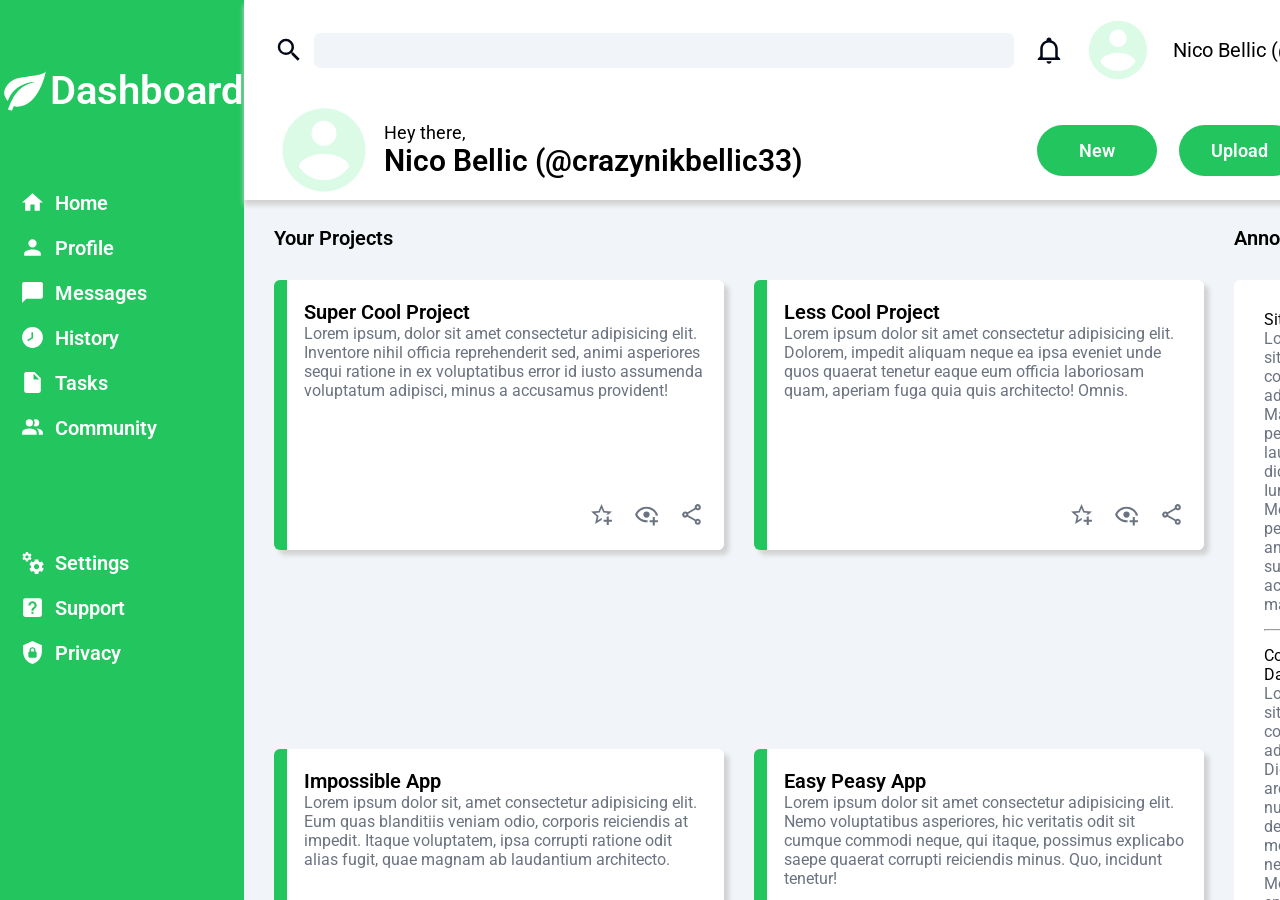
<file: index.html>
<!DOCTYPE html>
<html lang="en">
<head>
    <meta charset="UTF-8">
    <meta name="viewport" content="width=device-width, initial-scale=1.0">
    <title>Admin Dashboartd</title>
    <link rel="stylesheet" href="style.css">
    <link rel="preconnect" href="https://fonts.googleapis.com">
    <link rel="preconnect" href="https://fonts.gstatic.com" crossorigin>
    <link href="https://fonts.googleapis.com/css2?family=Roboto:ital,wght@0,100;0,300;0,400;0,500;0,700;0,900;1,100;1,300;1,400;1,500;1,700;1,900&family=Rubik+Doodle+Shadow&display=swap" rel="stylesheet">
</head>
<body>
    <div class="grid-container">
        <div class="sidebar">
            <div class="sidebar-header">
                <img id="leaf" src="Images/leaf.svg" alt="Leaf Logo">
                <h1>Dashboard</h1>
            </div>
            <div class="sidebar-nav-buttons">
                <ul>
                    <li>
                        <a href="#">
                            <img src="Images/home.svg">
                            <h2>Home</h2>
                        </a>
                    </li>
                    <li>
                        <a href="#">
                            <img src="Images/account.svg">
                            <h2>Profile</h2>
                        </a>
                    </li>                    
                    <li>
                        <a href="#">
                            <img src="Images/message.svg">
                            <h2>Messages</h2>
                        </a>
                    </li>                    
                    <li>
                        <a href="#">
                            <img src="Images/history.svg">
                            <h2>History</h2>
                        </a>
                    </li>                    
                    <li>
                        <a href="#">
                            <img src="Images/tasks.svg">
                            <h2>Tasks</h2>
                        </a>
                    </li>                    
                    <li>
                        <a href="#">
                            <img src="Images/account-multiple.svg">
                            <h2>Community</h2>
                        </a>
                    </li>
                </ul>
            </div>
            <div class="sidebar-nav-buttons2">
                <ul>
                    <li>
                        <a href="#">
                            <img src="Images/settings.svg">
                            <h2>Settings</h2>
                        </a>
                    </li>
                    <li>
                        <a href="#">
                            <img src="Images/support.svg">
                            <h2>Support</h2>
                        </a>
                    </li>                    
                    <li>
                        <a href="#">
                            <img src="Images/privacy.svg">
                            <h2>Privacy</h2>
                        </a>
                    </li>                    
                </ul>
            </div>
        </div>
        <div class="header">
            <div class="search">
                <img src="Images/search.svg">
                <input type="search" id="site-search" name="q"/>
            </div>
            <div class="notifications">
                <img src="Images/notification.svg">
                <img id="profile-pic" src="Images/profile-pic.svg">
                <h3>Nico Bellic (@crazynikbellic33)</h3>
            </div>
            <div class="greeting">
                <img id="profile-pic-greeting" src="Images/profile-pic.svg">
                <div class="greeting-text">
                    <p>Hey there,</p>
                    <h3>Nico Bellic (@crazynikbellic33)</h3>
                </div>
            </div>
            <div class="action-buttons">
                <button>New</button>
                <button>Upload</button>
                <button>Share</button>
            </div>
        </div>
        <div class="main">
            <div class="projects">
                <h3>Your Projects</h3>
                <div class="cards">
                    <div class="title-description">
                        <h3>Super Cool Project</h3>
                        <p>Lorem ipsum, dolor sit amet consectetur adipisicing elit. Inventore nihil officia reprehenderit sed, animi asperiores sequi ratione in ex voluptatibus error id iusto assumenda voluptatum adipisci, minus a accusamus provident!</p>
                    </div>
                    <div class="icons">
                        <img src="Images/star.svg">
                        <img src="Images/eye.svg">
                        <img src="Images/share.svg">
                    </div>
                </div>
                <div class="cards">
                    <div class="title-description">
                        <h3>Less Cool Project</h3>
                        <p>Lorem ipsum dolor sit amet consectetur adipisicing elit. Dolorem, impedit aliquam neque ea ipsa eveniet unde quos quaerat tenetur eaque eum officia laboriosam quam, aperiam fuga quia quis architecto! Omnis.</p>
                    </div>
                    <div class="icons">
                        <img src="Images/star.svg">
                        <img src="Images/eye.svg">
                        <img src="Images/share.svg">
                    </div>
                </div>
                <div class="cards">
                    <div class="title-description">
                        <h3>Impossible App</h3>
                        <p>Lorem ipsum dolor sit, amet consectetur adipisicing elit. Eum quas blanditiis veniam odio, corporis reiciendis at impedit. Itaque voluptatem, ipsa corrupti ratione odit alias fugit, quae magnam ab laudantium architecto.</p>
                    </div>
                    <div class="icons">
                        <img src="Images/star.svg">
                        <img src="Images/eye.svg">
                        <img src="Images/share.svg">
                    </div>
                </div>
                <div class="cards">
                    <div class="title-description">
                        <h3>Easy Peasy App</h3>
                        <p>Lorem ipsum dolor sit amet consectetur adipisicing elit. Nemo voluptatibus asperiores, hic veritatis odit sit cumque commodi neque, qui itaque, possimus explicabo saepe quaerat corrupti reiciendis minus. Quo, incidunt tenetur!</p>
                    </div>
                    <div class="icons">
                        <img src="Images/star.svg">
                        <img src="Images/eye.svg">
                        <img src="Images/share.svg">
                    </div>
                </div>
                <div class="cards">
                    <div class="title-description">
                        <h3>Ad Blocker</h3>
                        <p>Lorem ipsum dolor sit, amet consectetur adipisicing elit. Beatae accusantium, odio adipisci corrupti veniam, incidunt suscipit dolor atque quasi vel rem ab tempora minima eaque porro harum assumenda nesciunt blanditiis?</p>
                    </div>
                    <div class="icons">
                        <img src="Images/star.svg">
                        <img src="Images/eye.svg">
                        <img src="Images/share.svg">
                    </div>
                </div>
                <div class="cards">
                    <div class="title-description">
                        <h3>Money Maker</h3>
                        <p>Lorem ipsum dolor sit amet consectetur adipisicing elit. Exercitationem minima recusandae iste magni ex dolore perferendis non vitae ad nisi nobis enim nihil, sint necessitatibus excepturi doloremque repudiandae! Veritatis, quae.</p>
                    </div>
                    <div class="icons">
                        <img src="Images/star.svg">
                        <img src="Images/eye.svg">
                        <img src="Images/share.svg">
                    </div>
                </div>
            </div>
            <div class="announcements">
                <h3>Announcements</h3>
                <div class="announcement-card">
                    <div class="announcement-description">
                        <h4>Site Maintenance</h4>
                        <p>Lorem ipsum dolor sit amet consectetur adipisicing elit. Magni minima perferendis, quam laudantium iste dicta dolore eos. Iure, tempora porro. Molestiae, magni perferendis nulla animi distinctio suscipit accusantium et maiores!</p>
                    </div>
                    <hr>
                    <div class="announcement-description">
                        <h4>Community Share Day</h4>
                        <p>Lorem ipsum dolor sit amet consectetur, adipisicing elit. Dignissimos architecto numquam rem debitis temporibus molestiae velit esse nesciunt nihil hic. Molestiae dolorem enim veniam illum excepturi facilis! Non, pariatur totam?</p>
                    </div>
                    <hr>
                    <div class="announcement-description">
                        <h4>Updated Privacy Policy</h4>
                        <p>Lorem ipsum dolor sit amet consectetur adipisicing elit. Soluta modi facilis, omnis beatae nam nostrum at porro fuga accusantium possimus mollitia atque cum molestias fugit dolorem labore ad sequi quam?</p>
                    </div>
                </div>
            </div>
            <div class="trending">
                <h3>Trending</h3>
                <div class="topics">
                    <div class="trending-topic">
                        <img src="Images/profile-pic.svg">
                        <div class="topic-description">
                            <h4>@tegan</h4>
                            <p>World Peace Builder</p>
                        </div>
                    </div>
                    <div class="trending-topic">
                        <img src="Images/profile-pic.svg">
                        <div class="topic-description">
                            <h4>@morgan</h4>
                            <p>Super Cool Project</p>
                        </div>
                    </div>
                    <div class="trending-topic">
                        <img src="Images/profile-pic.svg">
                        <div class="topic-description">
                            <h4>@kendall</h4>
                            <p>Life Changing App</p>
                        </div>
                    </div>
                    <div class="trending-topic">
                        <img src="Images/profile-pic.svg">
                        <div class="topic-description">
                            <h4>@alex</h4>
                            <p>No traffic maker</p>
                        </div>
                    </div>
                </div>
            </div>
        </div>
    </div>
</body>
</html>
</file>
<file: style.css>
*{
    margin: 0;
    padding:0;
    font-family: "Roboto", sans-serif;
    font-weight: 400;
    font-style: normal;
}

.grid-container{
    display: grid;
    height:100vh;
    grid-template-columns: .6fr 3fr;
    grid-template-rows: .6fr 3fr;
    grid-template-areas: 
    "sidebar header"
    "sidebar main"
    "sidebar main"
    ;
}

.sidebar{
    grid-area: sidebar;
    background-color: #22c55e;
    display: grid;
    grid-template-rows: .5fr 1fr 1fr;
    z-index: 1;
}

.sidebar h1{
    color: white;
    font-size: 40px;
    font-weight: 600;
}

.sidebar-header{
    display: flex;
    align-items: center;
    justify-content: center;
}

#leaf{
    height: 50px;
    width: 50px;
    filter: brightness(0) saturate(100%) invert(95%) sepia(95%) saturate(20%) hue-rotate(302deg) brightness(105%) contrast(105%);
}

.sidebar-nav-buttons a{
    display: flex;
    text-decoration: none;
    justify-content: flex-start;
    align-items: center;
    padding: 10px;
    padding-left: 20px;
}

.sidebar-nav-buttons a:hover{
    background-color: #16a34a;
}

.sidebar-nav-buttons h2{
    color: white;
    font-size: 20px;
    font-weight: 600;
}

.sidebar-nav-buttons img{
    height: 25px;
    width: 25px;
    filter: brightness(0) saturate(100%) invert(95%) sepia(95%) saturate(20%) hue-rotate(302deg) brightness(105%) contrast(105%);
    padding-right: 10px;
}

.sidebar-nav-buttons2 a{
    display: flex;
    text-decoration: none;
    justify-content: flex-start;
    align-items: center;
    padding: 10px;
    padding-left: 20px;
}

.sidebar-nav-buttons2 a:hover{
    background-color: #16a34a;
}

.sidebar-nav-buttons2 h2{
    color: white;
    font-size: 20px;
    font-weight: 600;
}

.sidebar-nav-buttons2 img{
    height: 25px;
    width: 25px;
    filter: brightness(0) saturate(100%) invert(95%) sepia(95%) saturate(20%) hue-rotate(302deg) brightness(105%) contrast(105%);
    padding-right: 10px;
}

.header{
    grid-area: header;
    display: grid;
    grid-template-columns: 2fr 1fr;
    grid-template-rows: 1fr 1fr;
    box-shadow: 0px 5px 5px #d1d1d1;
    z-index: 2;
}

.search{
    display: flex;
    justify-content: flex-start;
    align-items: center;
    padding-left: 30px;
}

.search img{
    height: 30px;
    width: 30px;
    filter: invert(6%) sepia(9%) saturate(4866%) hue-rotate(192deg) brightness(91%) contrast(106%);
    padding-right: 10px;
}

#site-search{
    height: 35px;
    width: 700px;
    border-radius: 6px;
    border: 1px solid #f1f5f9;
    background-color: #f1f5f9;
    padding-left: 10px;
}

#site-search:hover{
    border: 1px solid #6b7280;
}

.notifications{
    display: flex;
    justify-content: space-evenly;
    align-items: center;
    width: 450px;
}

.notifications img{
    height: 30px;
    width: 30px;
    filter: invert(6%) sepia(9%) saturate(4866%) hue-rotate(192deg) brightness(91%) contrast(106%);
}

#profile-pic{
    height: 70px;
    width: 70px;
    filter: invert(86%) sepia(16%) saturate(227%) hue-rotate(88deg) brightness(106%) contrast(102%);
}

.notifications h3{
    font-size: 20px;
}

.greeting{
    display: flex;
    justify-content: flex-start;
    align-items: center;
}

.greeting-text{
    display: flex;
    flex-direction: column;
}

.greeting-text p{
    font-size: 18px;
}

#profile-pic-greeting{
    height: 100px;
    width: 100px;
    filter: invert(86%) sepia(16%) saturate(227%) hue-rotate(88deg) brightness(106%) contrast(102%);
    padding-left: 30px;
    padding-right: 10px;
}

.greeting h3{
    font-size: 30px;
    font-weight: 600;
}

.action-buttons{
    display: flex;
    justify-content: space-evenly;
    align-items: center;
    width: 450px;
}

.action-buttons button{
    background-color: #22c55e;
    padding: 15px;
    border: none;
    border-radius: 100px;
    width: 120px;
    color: white;
    font-size: 18px;
    font-weight: 600;
}

.action-buttons button:hover{
    background-color: #16a34a;
}


.main{
    grid-area: main;
    background-color: #f1f5f9;
    display: grid;
    grid-template-columns: 2fr 1fr;
    grid-template-rows: 1fr 1fr;
    grid-template-areas:
    "projects announcements"
    "projects trending";
    overflow-y: scroll;
}

::-webkit-scrollbar{
    width: 10px;
}

::-webkit-scrollbar-track{
    background: transparent;
}

::-webkit-scrollbar-thumb{
    background-color: #797979;
    border-radius: 6px;
}

.projects{
    display: grid;
    grid-area: projects;
    grid-template-columns: 1fr 1fr;
    grid-template-rows: 50px 1fr 1fr 1fr;
    grid-template-areas: 
    "project project"
    ;
    gap: 30px;
    padding-left: 30px;
}

.projects h3{
    grid-area: project;
    display: flex;
    justify-content: flex-start;
    align-items:flex-end;
    font-size: 20px;
    font-weight: 600;
}

.cards{
    display: grid;
    grid-template-columns: 1fr;
    grid-template-rows: 1fr .4fr;
    border-radius: 6px;
    background: linear-gradient(to right, #22c55e 0%, #22c55e 3%, white 3%, white 90%);
    padding-left: 30px;
    padding-top: 20px;
    padding-right: 20px;
    box-shadow: 5px 5px 5px #d1d1d1;
    height: 250px;
    width: 400px;
}

.title-description p{
    color: #6b7280;
}

.icons{
    display: flex;
    align-items: center;
    justify-content: flex-end;
}

.icons img{
    height: 25px;
    width: 25px;
    filter: brightness(0) saturate(100%) invert(43%) sepia(19%) saturate(282%) hue-rotate(181deg) brightness(98%) contrast(90%);
    padding-left: 20px;
}

.announcements{
    grid-area: announcements;
    display: grid;
    grid-template-columns: 1fr;
    grid-template-rows: 50px 1fr;
    padding-left: 30px;
    padding-right: 50px;
    gap: 30px;
}

.announcements h3{
    display: flex;
    justify-content: flex-start;
    align-items:flex-end;
    font-size: 20px;
    font-weight: 600;
}

.announcement-card{
    display: flex;
    flex-direction: column;
    background-color: white;
    border-radius: 6px;
    padding: 30px;
    box-shadow: 5px 5px 5px #d1d1d1;
}

.announcement-card p{
    color: #6b7280;
}

.announcement-card hr{
    margin-top: 15px;
    margin-bottom: 15px;
    color: #6b7280;
}

.trending{
    display: grid;
    grid-template-columns: 1fr;
    grid-template-rows: 50px 1fr;
    padding-left: 30px;
    padding-right: 50px;
    gap: 30px;
}

.trending h3{
    display: flex;
    justify-content: flex-start;
    align-items:flex-end;
    font-size: 20px;
    font-weight: 600;
}

.topics{
    display: flex;
    flex-direction: column;
    align-items: flex-start;
    justify-content: space-evenly;
    background-color: white;
    border-radius: 6px;
    padding: 30px;
    box-shadow: 5px 5px 5px #d1d1d1;
    height: 200px;
}

.topics img{
    height: 50px;
    width: 50px;
    filter: invert(86%) sepia(16%) saturate(227%) hue-rotate(88deg) brightness(106%) contrast(102%);
}

.trending-topic{
    display: flex;
}

.topic-description{
    display: flex;
    flex-direction: column;
    justify-content: center;
    padding-left: 20px;
}

.topic-description p{
    color: #6b7280;
}
</file>
